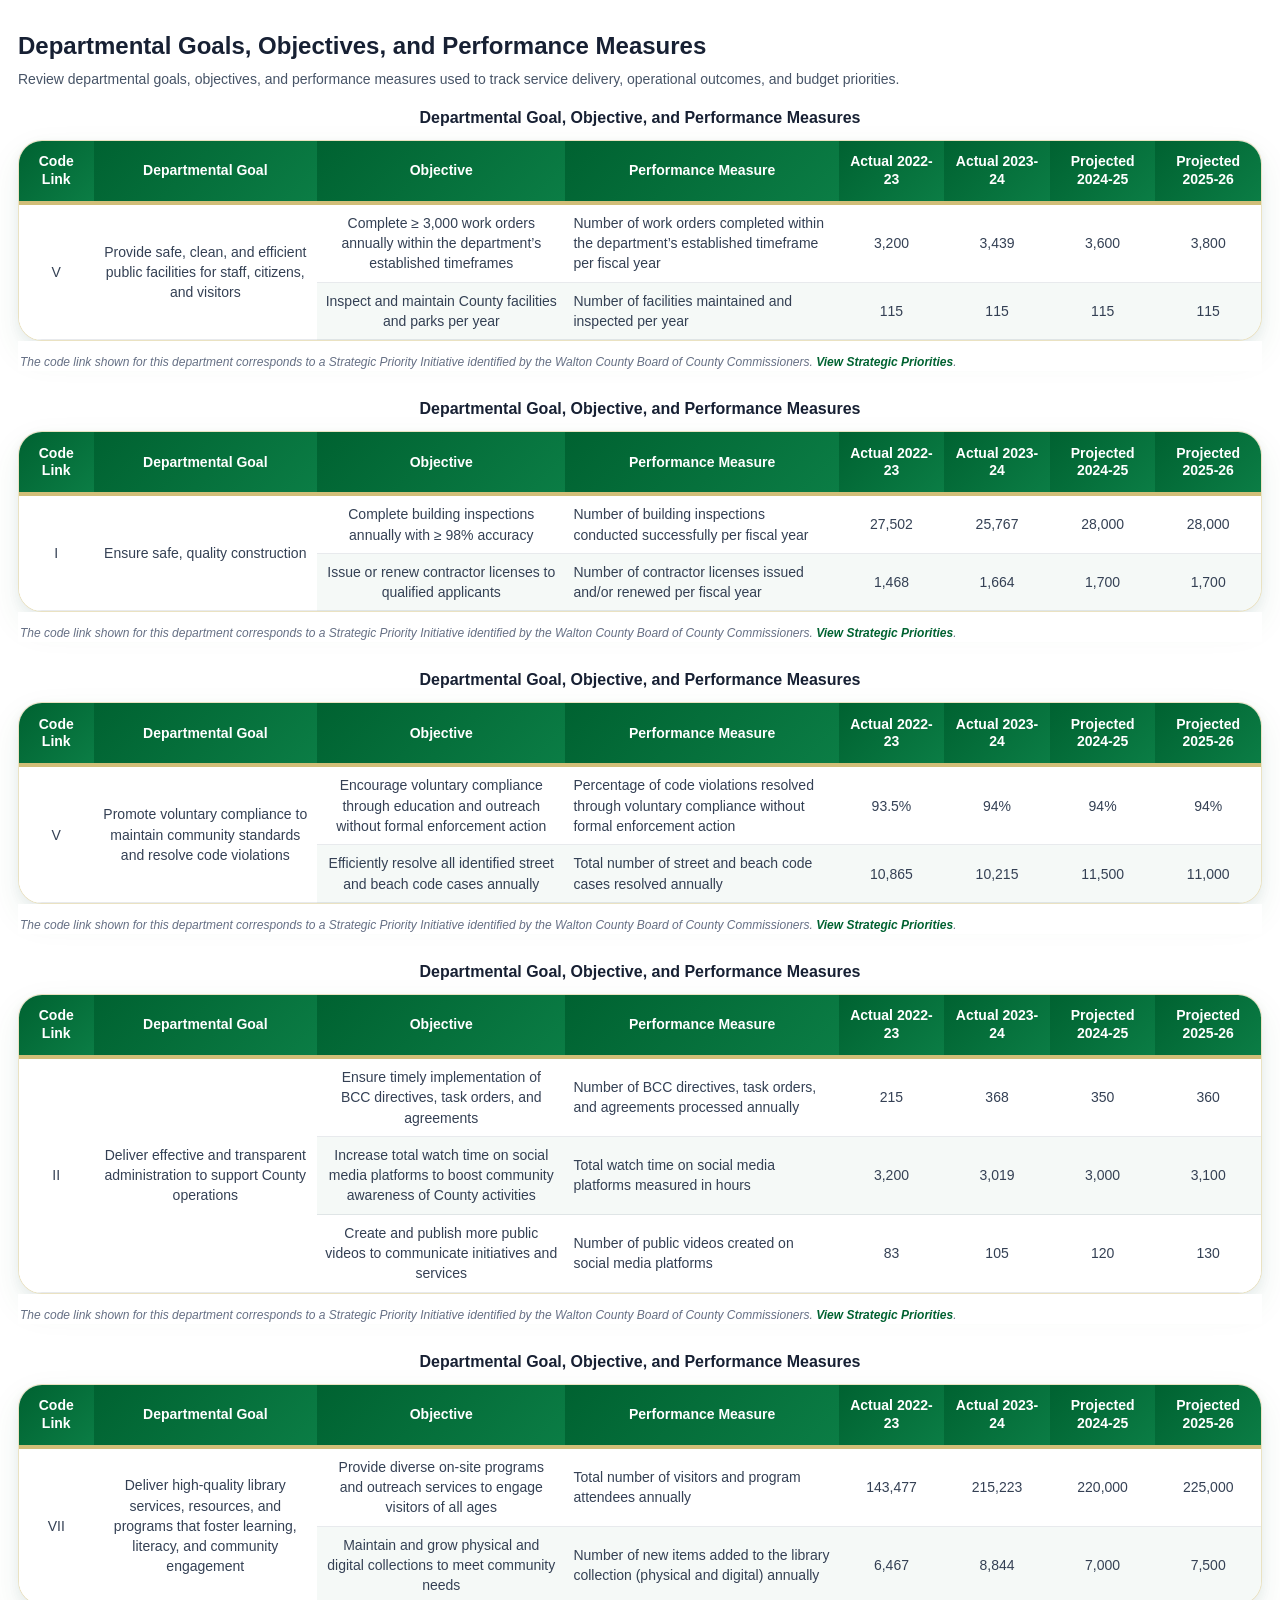
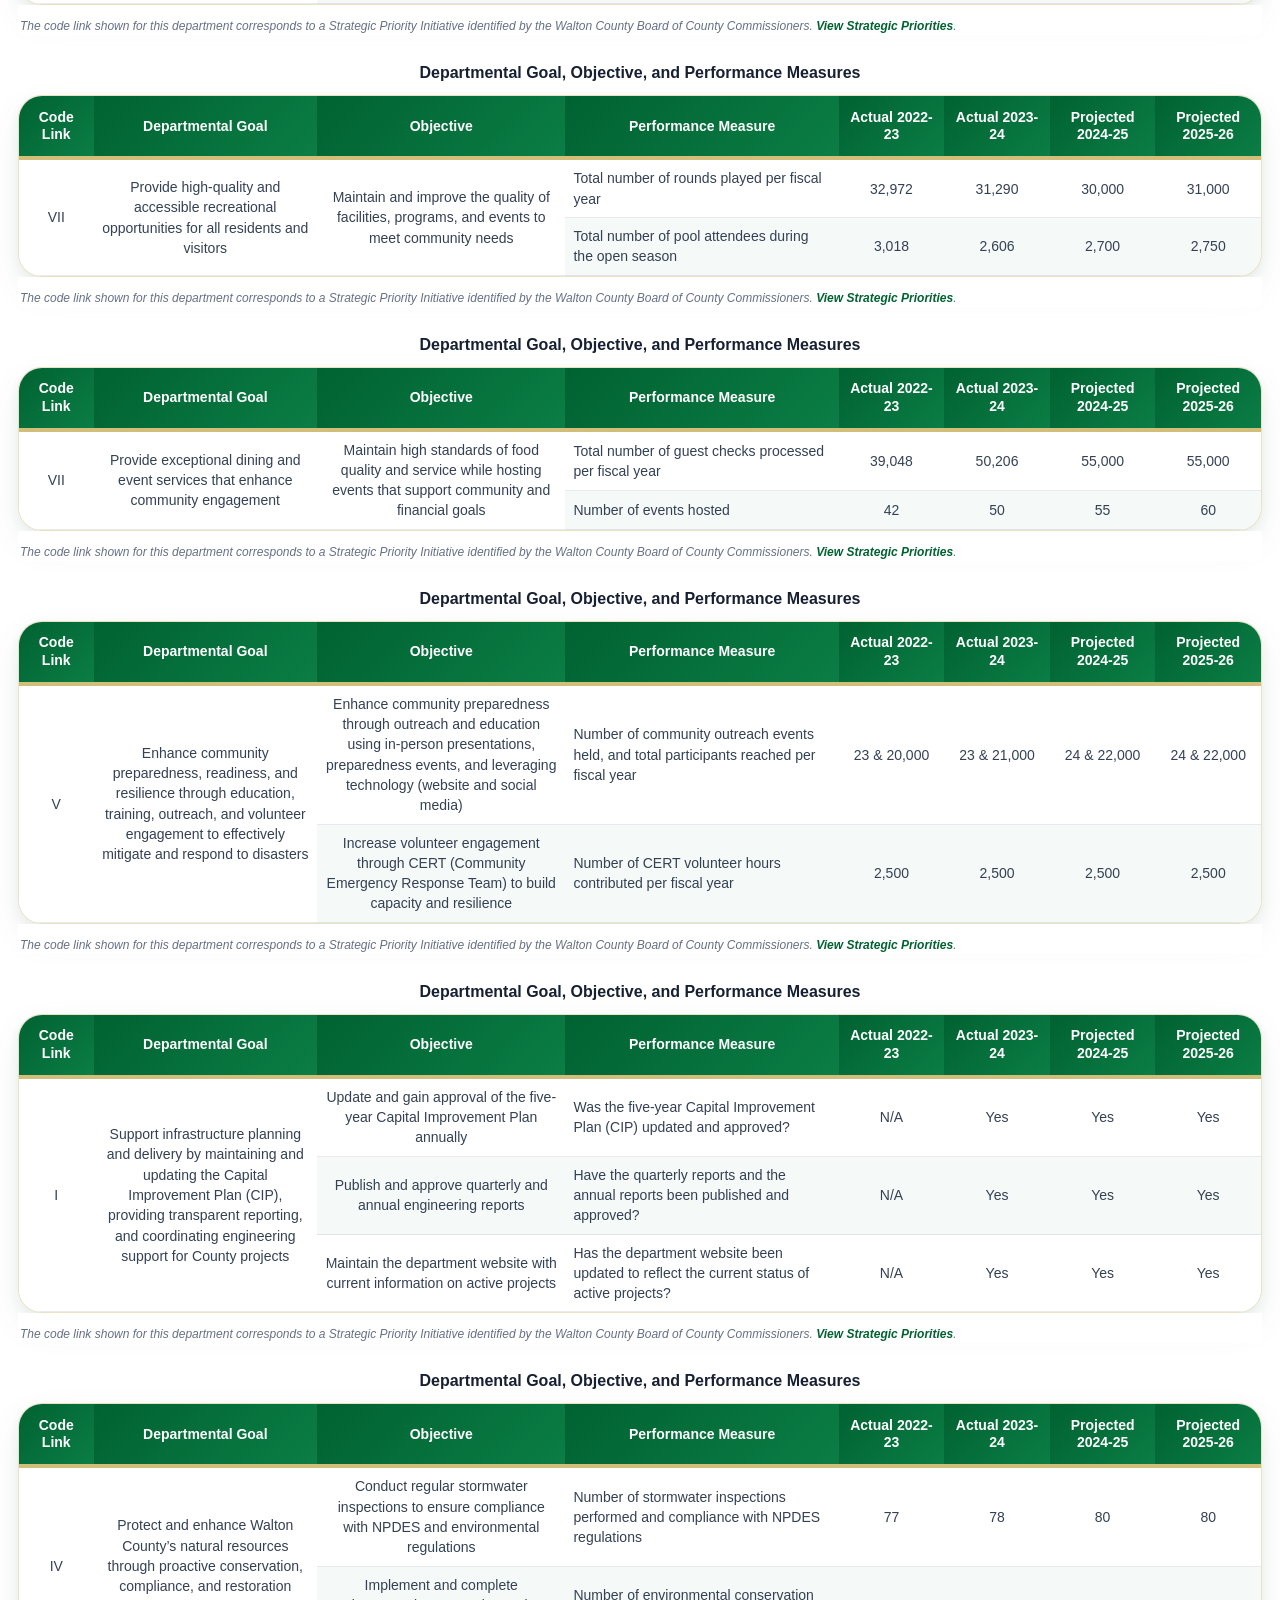
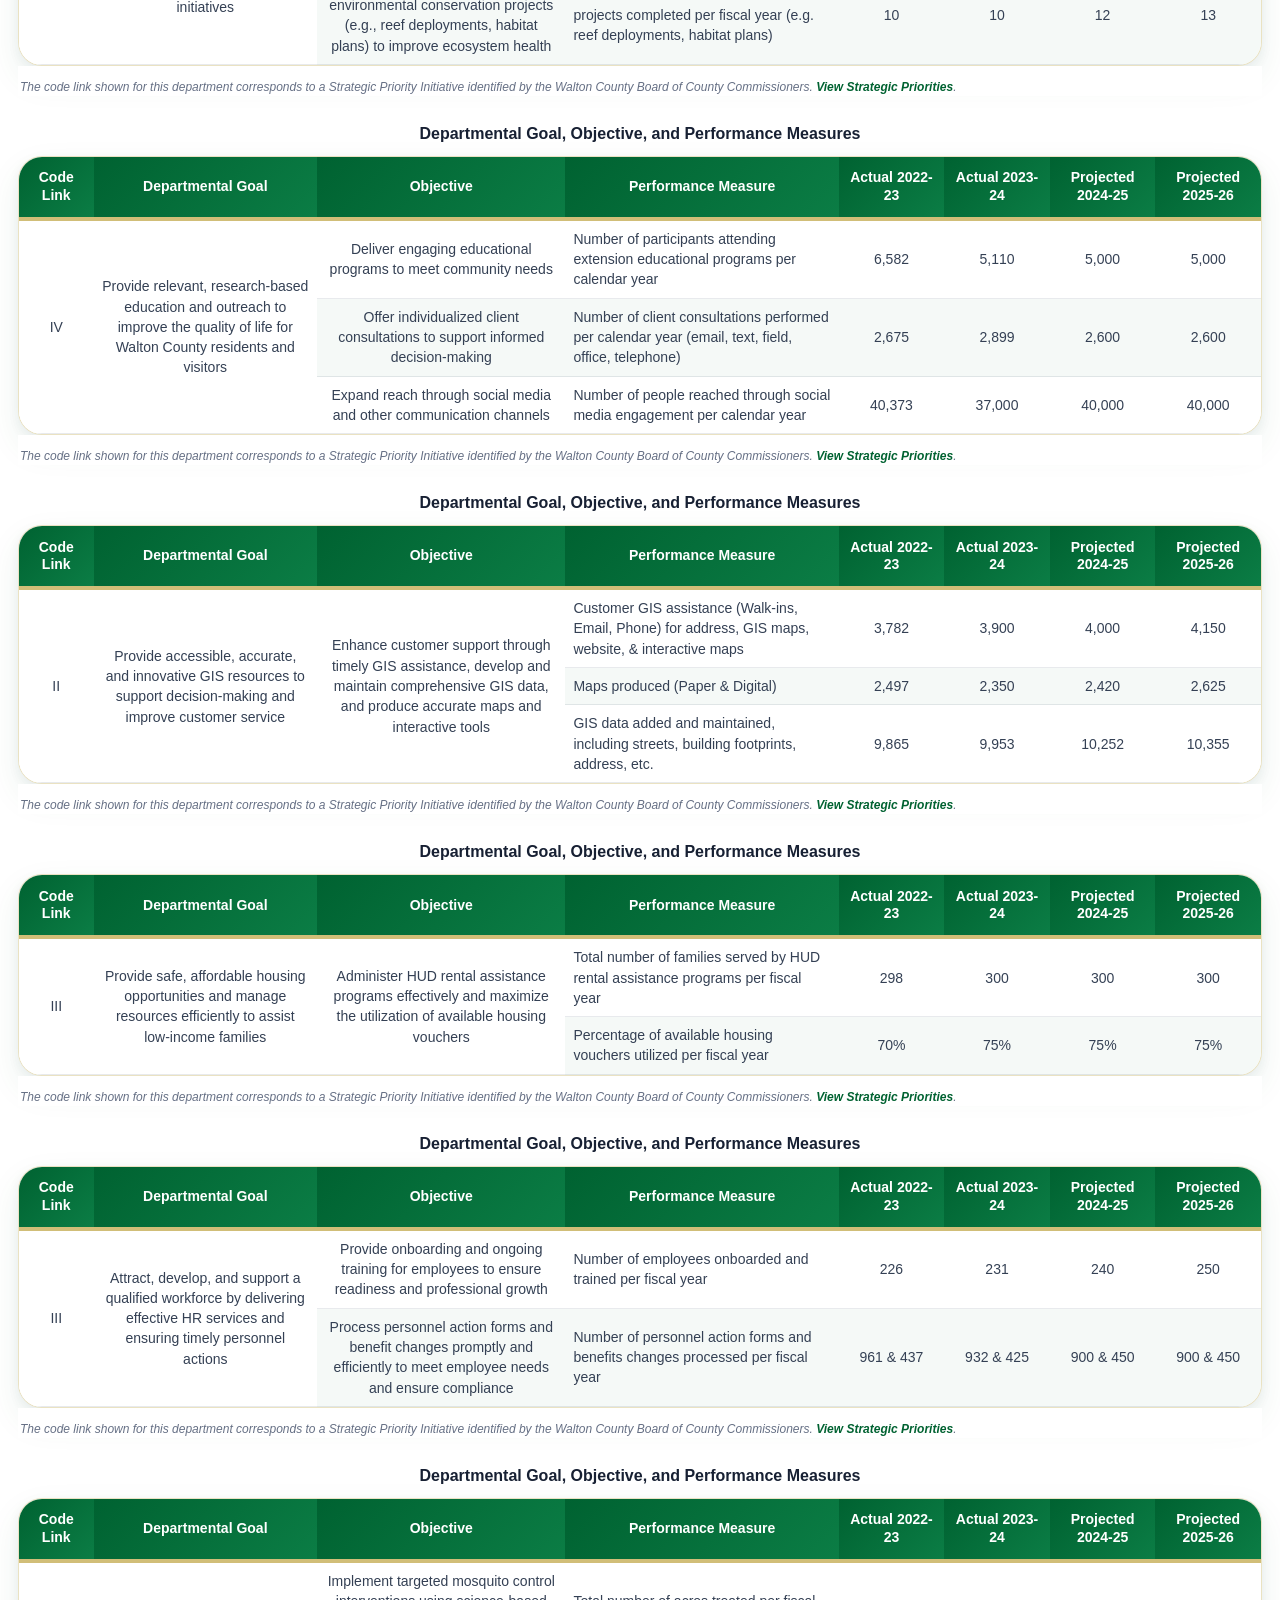
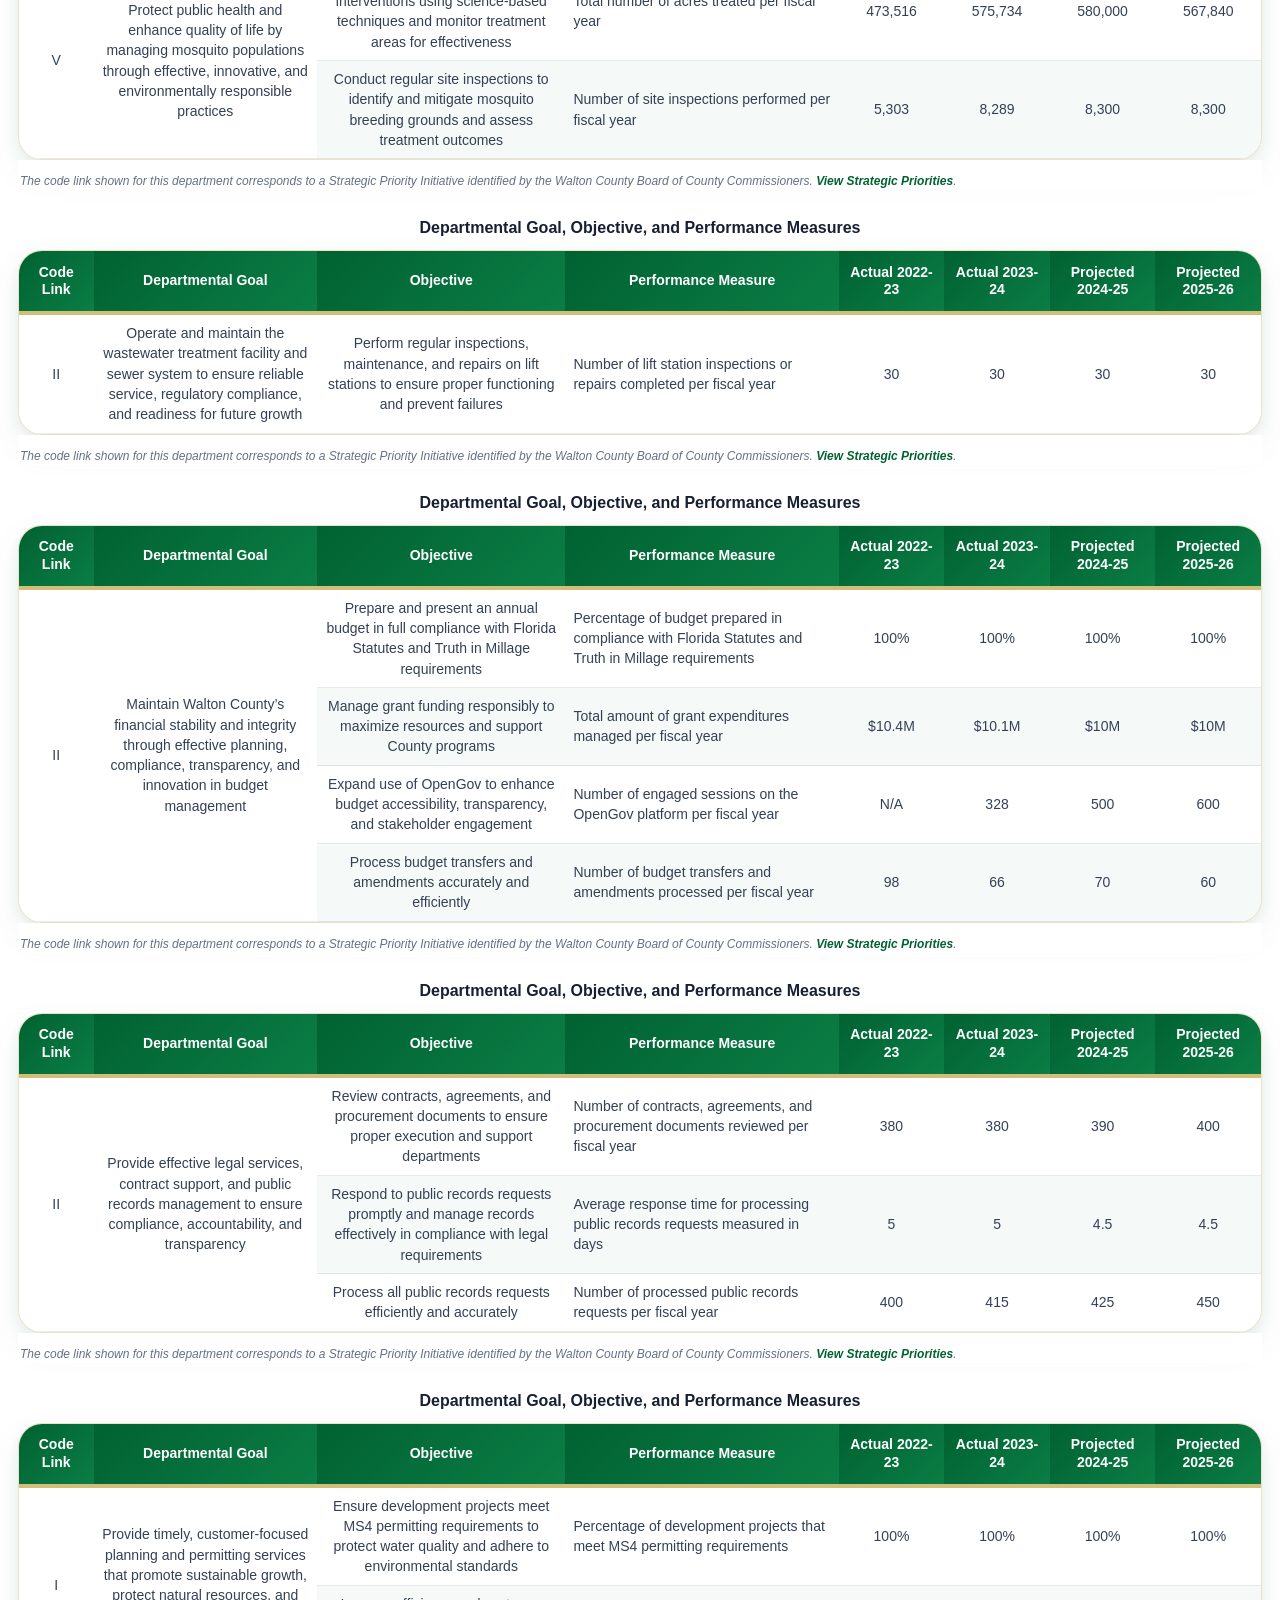
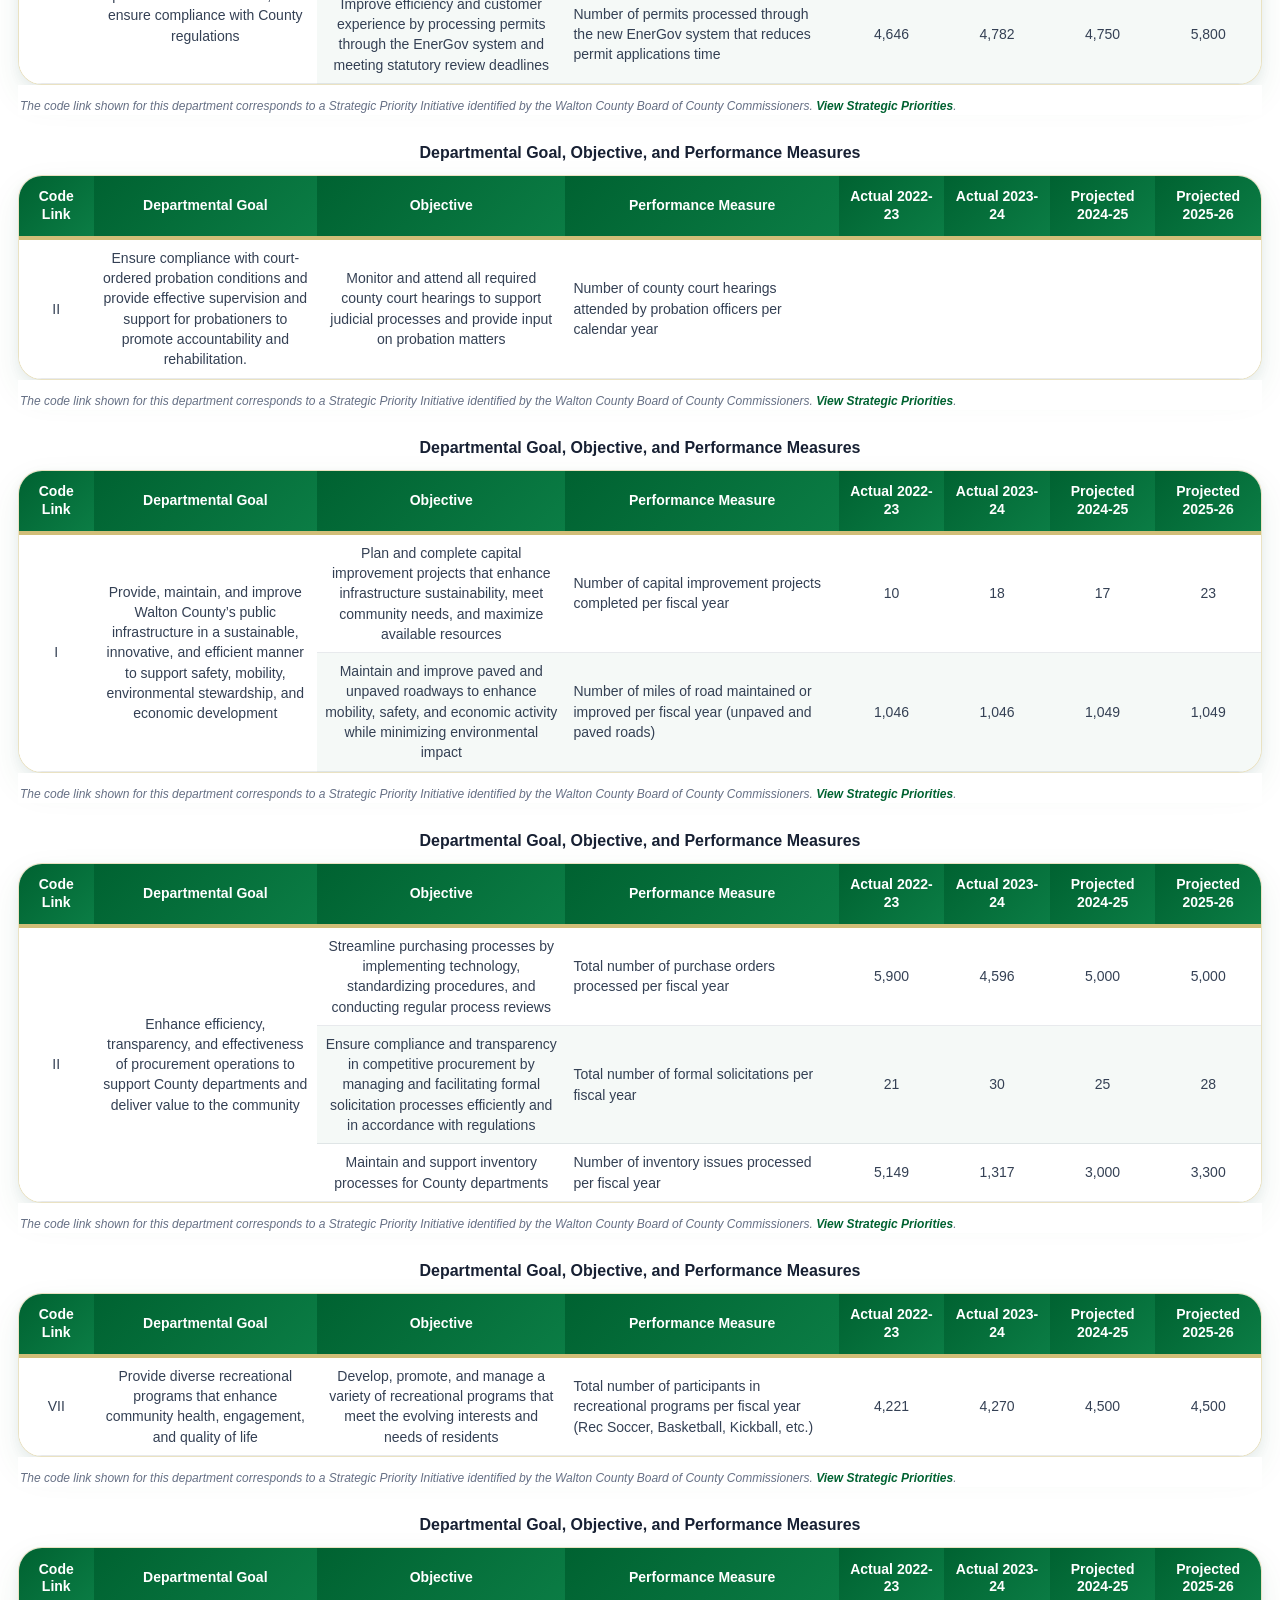
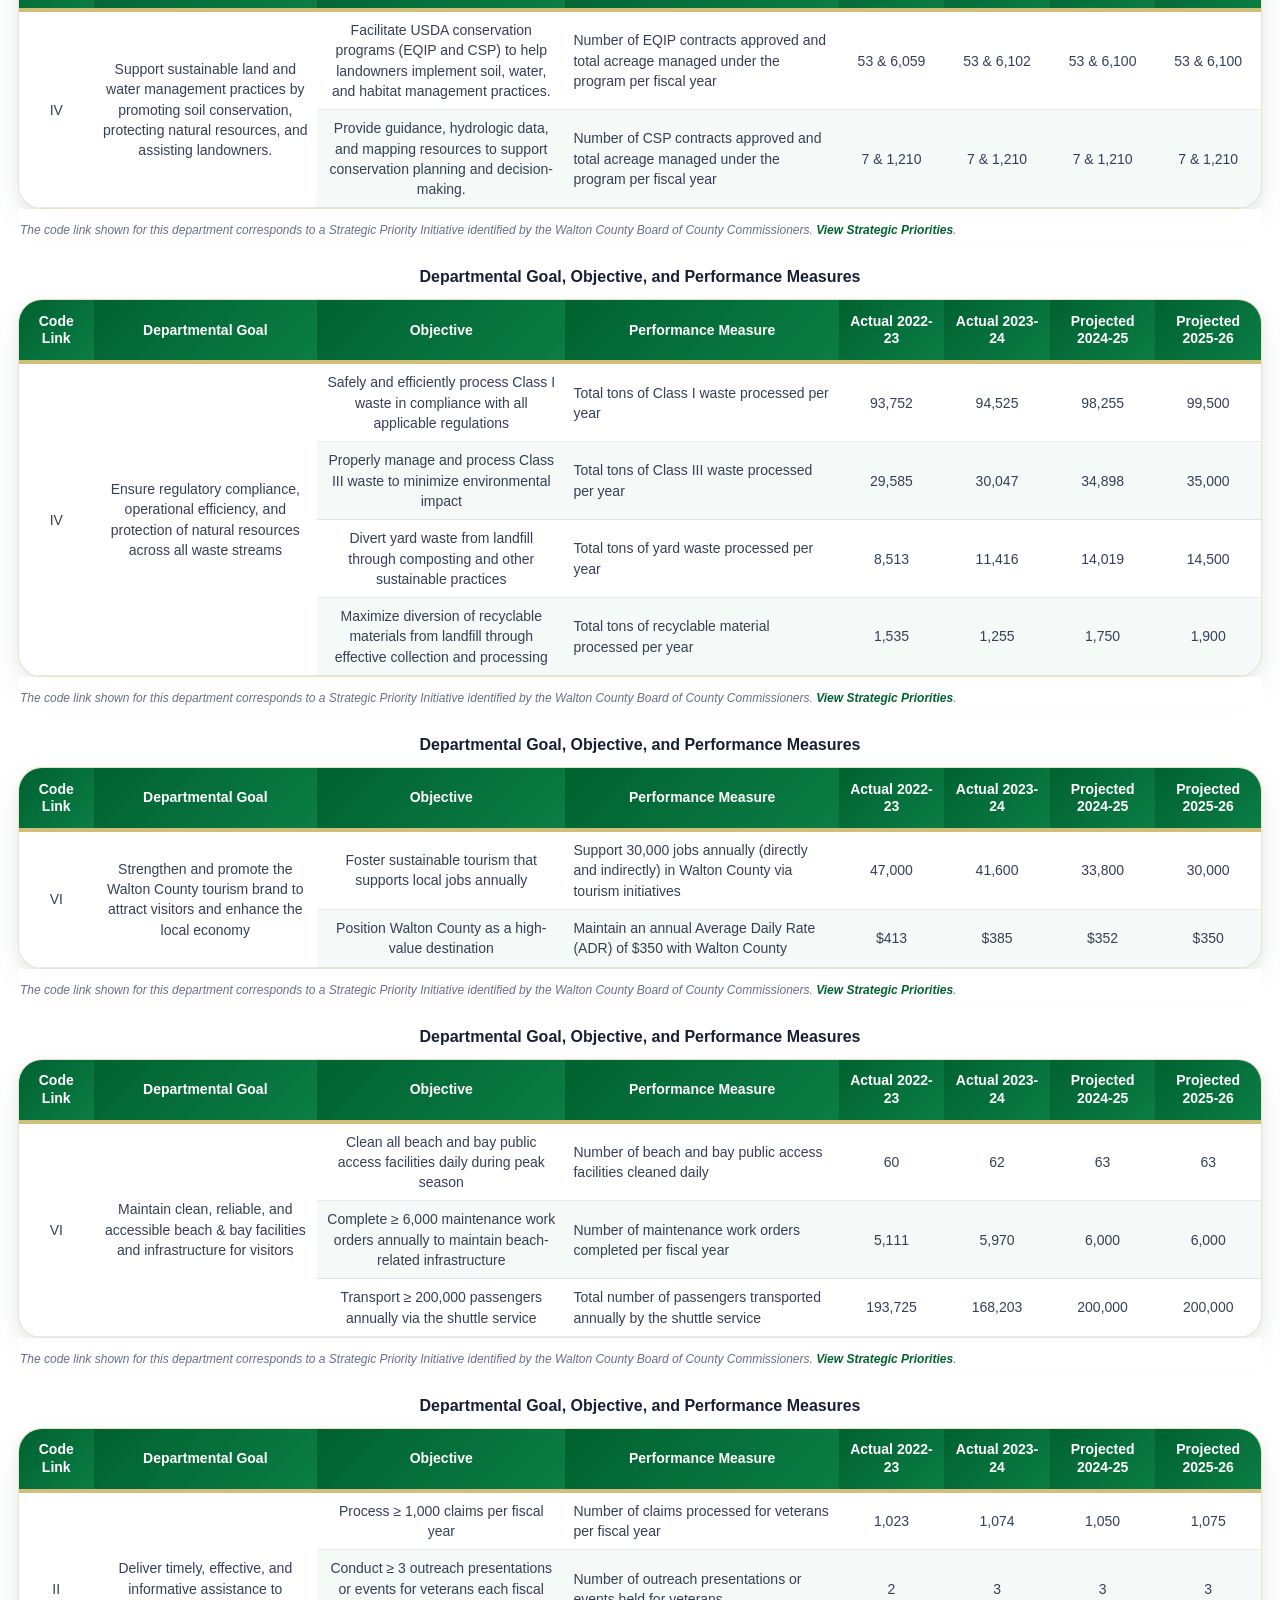
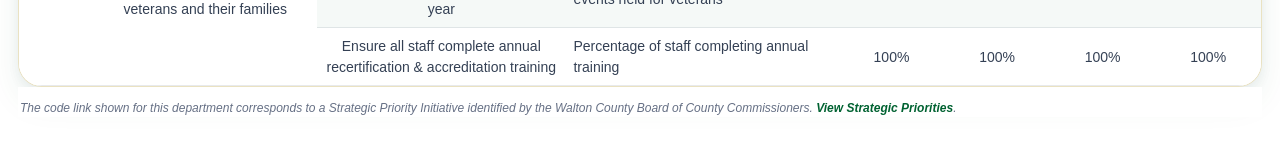
<file: index.html>
<!DOCTYPE html>
<html lang="en">
<head>
<meta charset="UTF-8">
<meta name="viewport" content="width=device-width, initial-scale=1.0">

<title>Department Performance Measures</title>

<link rel="stylesheet" href="styles.css">

</head>

<body>

<div id="app"></div>

<script src="performance-measures.js"></script>
<script src="app.js"></script>

</body>
</html>
</file>
<file: styles.css>
*{
  box-sizing:border-box;
}

html,
body{
  margin:0;
  padding:0;
  background:#ffffff;
  font-family:"Benton Sans", Arial, sans-serif;
  color:#172033;
}

body{
  overflow-x:hidden;
}

.wc-performance-page{
  width:100%;
  max-width:1500px;
  margin:0 auto;
  padding:32px 18px 48px;
}

.wc-performance-page.is-embedded{
  max-width:100%;
  padding:0;
}

.wc-performance-header{
  margin:0 0 18px 0;
  text-align:left;
}

.wc-performance-header h1{
  margin:0 0 8px 0;
  color:#172033;
  font-family:"Benton Sans", Arial, sans-serif;
  font-size:1.5rem;
  line-height:1.2;
  font-weight:600;
}

.wc-performance-header p{
  margin:0;
  max-width:900px;
  color:#475467;
  font-size:14px;
  line-height:1.5;
}

.wc-performance-card{
  width:100%;
  overflow:visible;
  border:0;
  border-radius:0;
  background:#ffffff;
  box-shadow:none;
}

.wc-performance-card::before{
  content:"Departmental Goal, Objective, and Performance Measures";
  display:block;
  width:100%;
  margin:0 0 12px 0;
  color:#172033;
  font-family:"Benton Sans", Arial, sans-serif;
  font-size:1rem;
  line-height:1.25;
  font-weight:600;
  text-align:center;
}

.wc-performance-card-header{
  display:none;
}

.wc-performance-card-header h2{
  display:none;
}

.wc-performance-card-header > span{
  display:inline-flex;
  align-items:center;
  justify-content:center;
  margin:0 0 8px 0;
  padding:5px 10px;
  border-radius:999px;
  background:rgba(0,98,49,0.08);
  color:#006231;
  font-size:11px;
  line-height:1;
  font-weight:700;
  letter-spacing:.04em;
  text-transform:uppercase;
}

.wc-performance-goal-block{
  margin:0;
  padding:0;
  background:transparent;
  border:0;
}

.wc-performance-goal-label{
  display:block;
  margin:0 0 5px 0;
  color:#006231;
  font-size:12px;
  line-height:1.2;
  font-weight:700;
  letter-spacing:.04em;
  text-transform:uppercase;
}

.wc-performance-card-header p{
  margin:0;
  max-width:none;
  color:#344054;
  font-size:14px;
  line-height:1.5;
}

.wc-performance-table-wrap{
  width:100%;
  overflow-x:hidden;
  overflow-y:visible;
  background:#ffffff;
  border:1px solid rgba(209,190,120,0.45);
  border-radius:24px;
  box-shadow:
    0 14px 34px rgba(0,98,49,0.08),
    0 4px 12px rgba(36,52,77,0.06);
}

.wc-performance-table{
  width:100%;
  min-width:0;
  table-layout:fixed;
  border-collapse:separate;
  border-spacing:0;
  background:#ffffff;
  font-family:"Benton Sans", Arial, sans-serif;
  font-size:14px;
}

.wc-performance-table th,
.wc-performance-table td{
  padding:8px 8px;
  border:0;
  border-bottom:1px solid rgba(36,52,77,0.10);
  vertical-align:middle;
}

.wc-performance-table thead th{
  background:linear-gradient(135deg,#006231 0%,#0b7d45 100%);
  color:#ffffff;
  font-size:14px;
  line-height:1.25;
  font-style:normal;
  font-weight:700;
  letter-spacing:0;
  text-transform:none;
  text-align:center;
  vertical-align:middle;
  border-bottom:4px solid #d1be78;
  white-space:normal;
  height:64px;
}

.wc-performance-table thead th:nth-child(1){
  width:6%;
}

.wc-performance-table thead th:nth-child(2){
  width:18%;
  text-align:center;
}

.wc-performance-table thead th:nth-child(3){
  width:20%;
  text-align:center;
}

.wc-performance-table thead th:nth-child(4){
  width:22%;
  text-align:center;
}

.wc-performance-table thead th:nth-child(5),
.wc-performance-table thead th:nth-child(6),
.wc-performance-table thead th:nth-child(7),
.wc-performance-table thead th:nth-child(8){
  width:8.5%;
}


.wc-performance-table tbody tr:nth-child(even) th,
.wc-performance-table tbody tr:nth-child(even) td{
  background:rgba(0,98,49,0.04);
}

.wc-performance-table tbody tr:hover th,
.wc-performance-table tbody tr:hover td{
  background:rgba(209,190,120,0.18);
}

.wc-performance-table td{
  color:#344054;
  background:#ffffff;
  font-size:14px;
  line-height:1.45;
  font-style:normal;
  overflow-wrap:anywhere;
}

.wc-performance-objective{
  color:#172033;
  font-size:14px;
  font-style:normal;
  font-weight:400;
  text-align:center;
  vertical-align:middle !important;
  background:#ffffff;
}

.wc-performance-measure{
  color:#344054;
  text-align:left;
  background:#ffffff;
}

.wc-performance-value{
  color:#344054;
  text-align:center;
  white-space:nowrap;
  background:#ffffff;
}

.wc-performance-code{
  color:#172033;
  background:#ffffff;
  font-size:14px;
  font-style:normal;
  font-weight:400;
  text-align:center;
  vertical-align:middle !important;
}

.wc-performance-goal{
  color:#172033;
  background:#ffffff;
  font-size:14px;
  font-style:normal;
  font-weight:400;
  text-align:center;
  vertical-align:middle !important;
}

.wc-performance-note{
  display:block;
  width:100%;
  padding:12px 2px 0;
  background:#ffffff;
  border:0;
  color:#667085;
  font-size:12px;
  line-height:1.5;
  font-style:italic;
  white-space:normal;
  overflow:visible;
}

.wc-performance-note a{
  color:#006231;
  font-weight:700;
  text-decoration:none;
  white-space:normal;
}

.wc-performance-note a:hover{
  text-decoration:underline;
}

.wc-performance-empty{
  padding:18px;
  background:#ffffff;
  border:1px solid #d0d5dd;
  border-radius:18px;
  color:#475467;
  font-size:14px;
  text-align:center;
}

@media(max-width:900px){

  .wc-performance-page{
    padding:24px 12px 36px;
  }

  .wc-performance-page.is-embedded{
    padding:0;
  }

  .wc-performance-header h1{
    font-size:1.25rem;
  }

  .wc-performance-header p{
    font-size:13px;
  }

  .wc-performance-card::before{
    font-size:1rem;
    margin-bottom:10px;
  }


  .wc-performance-table-wrap{
    border-radius:18px;
  }

  .wc-performance-table{
    min-width:0;
  }

  .wc-performance-table th,
  .wc-performance-table td{
    padding:7px 6px;
  }

  .wc-performance-table thead th{
    font-size:12px;
  }

  .wc-performance-table td{
    font-size:12px;
    line-height:1.35;
  }

  .wc-performance-note{
    padding-top:10px;
    font-size:11px;
  }
}
</file>
